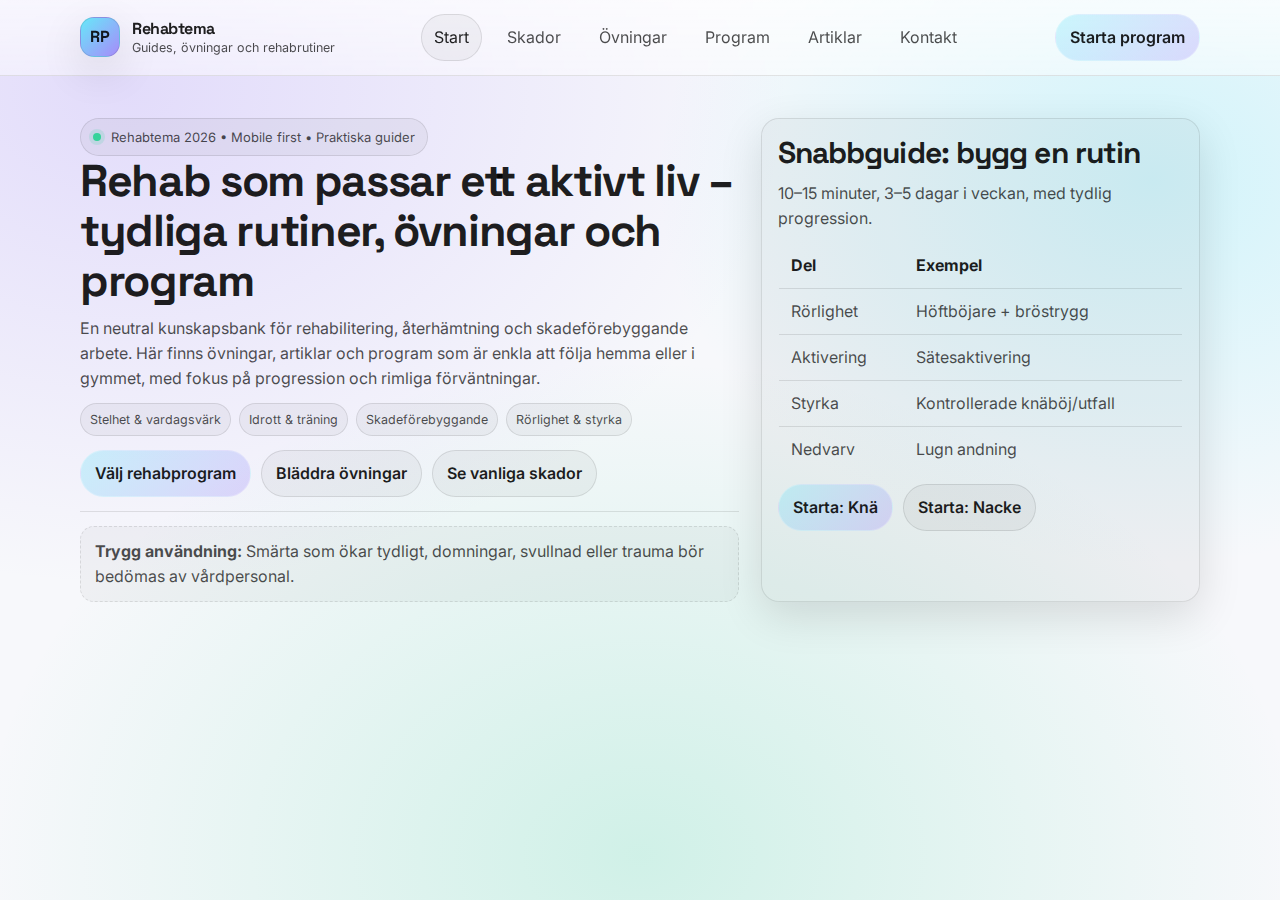
<file: index.html>
<!doctype html>
<html lang="sv">
<head>
  <meta charset="utf-8" />
  <meta name="viewport" content="width=device-width, initial-scale=1" />
  <meta name="description" content="Neutral rehab-sajt med övningar, program och artiklar." />
  <title>Rehabtema – Rehab, övningar och program (2026)</title>

  <!-- CSS i samma mapp -->
  <link rel="stylesheet" href="style.css" />
</head>

<body>
  <a class="skip" href="#content">Hoppa till innehåll</a>

  <header class="topbar">
    <div class="container">
      <nav class="nav" aria-label="Huvudnavigation">
        <a class="brand" href="index.html">
          <div class="brandmark" aria-hidden="true">RP</div>
          <div class="brandtext">
            <strong>Rehabtema</strong>
            <span>Guides, övningar och rehabrutiner</span>
          </div>
        </a>

        <div class="links">
          <a href="index.html" aria-current="page">Start</a>
          <a href="rehab/skador.html">Skador</a>
          <a href="rehab/ovningar.html">Övningar</a>
          <a href="program/index.html">Program</a>
          <a href="artiklar/index.html">Artiklar</a>
          <a href="kontakt.html">Kontakt</a>
        </div>

        <div class="cta">
          <a class="btn primary" href="program/index.html">Starta program</a>
          <button class="btn icon burger" type="button" aria-label="Öppna meny" aria-expanded="false" data-toggle>
            ☰
          </button>
        </div>
      </nav>

      <div class="mobile" id="mobileMenu" aria-label="Mobilmeny">
        <a href="index.html">Start</a>
        <a href="rehab/skador.html">Skador</a>
        <a href="rehab/ovningar.html">Övningar</a>
        <a href="program/index.html">Program</a>
        <a href="artiklar/index.html">Artiklar</a>
        <a href="kontakt.html">Kontakt</a>
      </div>
    </div>
  </header>

  <main id="content">

    <section class="hero">
      <div class="container">
        <div class="grid two">

          <div>
            <div class="kicker">
              <span class="dot" aria-hidden="true"></span>
              Rehabtema 2026 • Mobile first • Praktiska guider
            </div>

            <h1>Rehab som passar ett aktivt liv – tydliga rutiner, övningar och program</h1>

            <p>
              En neutral kunskapsbank för rehabilitering, återhämtning och
              skadeförebyggande arbete. Här finns övningar, artiklar och program
              som är enkla att följa hemma eller i gymmet, med fokus på
              progression och rimliga förväntningar.
            </p>

            <div class="tagrow">
              <span class="tag">Stelhet & vardagsvärk</span>
              <span class="tag">Idrott & träning</span>
              <span class="tag">Skadeförebyggande</span>
              <span class="tag">Rörlighet & styrka</span>
            </div>

            <div style="display:flex; gap:10px; flex-wrap:wrap; margin-top:14px">
              <a class="btn primary" href="program/index.html">Välj rehabprogram</a>
              <a class="btn" href="rehab/ovningar.html">Bläddra övningar</a>
              <a class="btn" href="rehab/skador.html">Se vanliga skador</a>
            </div>

            <div class="hr"></div>

            <div class="note" role="note">
              <strong>Trygg användning:</strong>
              <span>
                Smärta som ökar tydligt, domningar, svullnad eller trauma
                bör bedömas av vårdpersonal.
              </span>
            </div>
          </div>

          <aside class="card">
            <h2>Snabbguide: bygg en rutin</h2>
            <p>10–15 minuter, 3–5 dagar i veckan, med tydlig progression.</p>

            <table class="table">
              <thead>
                <tr>
                  <th>Del</th>
                  <th>Exempel</th>
                </tr>
              </thead>
              <tbody>
                <tr>
                  <td>Rörlighet</td>
                  <td>Höftböjare + bröstrygg</td>
                </tr>
                <tr>
                  <td>Aktivering</td>
                  <td>Sätesaktivering</td>
                </tr>
                <tr>
                  <td>Styrka</td>
                  <td>Kontrollerade knäböj/utfall</td>
                </tr>
                <tr>
                  <td>Nedvarv</td>
                  <td>Lugn andning</td>
                </tr>
              </tbody>
            </table>

            <div style="display:flex; gap:10px; flex-wrap:wrap; margin-top:12px">
              <a class="btn primary" href="program/knasmarta.html">Starta: Knä</a>
              <a class="btn" href="program/nacke-skuldror.html">Starta: Nacke</a>
            </div>
          </aside>

        </div>
      </div>
    </section>

  </main>

  <!-- JS i samma mapp -->
  <script src="script.js"></script>

</body>
</html>
</file>
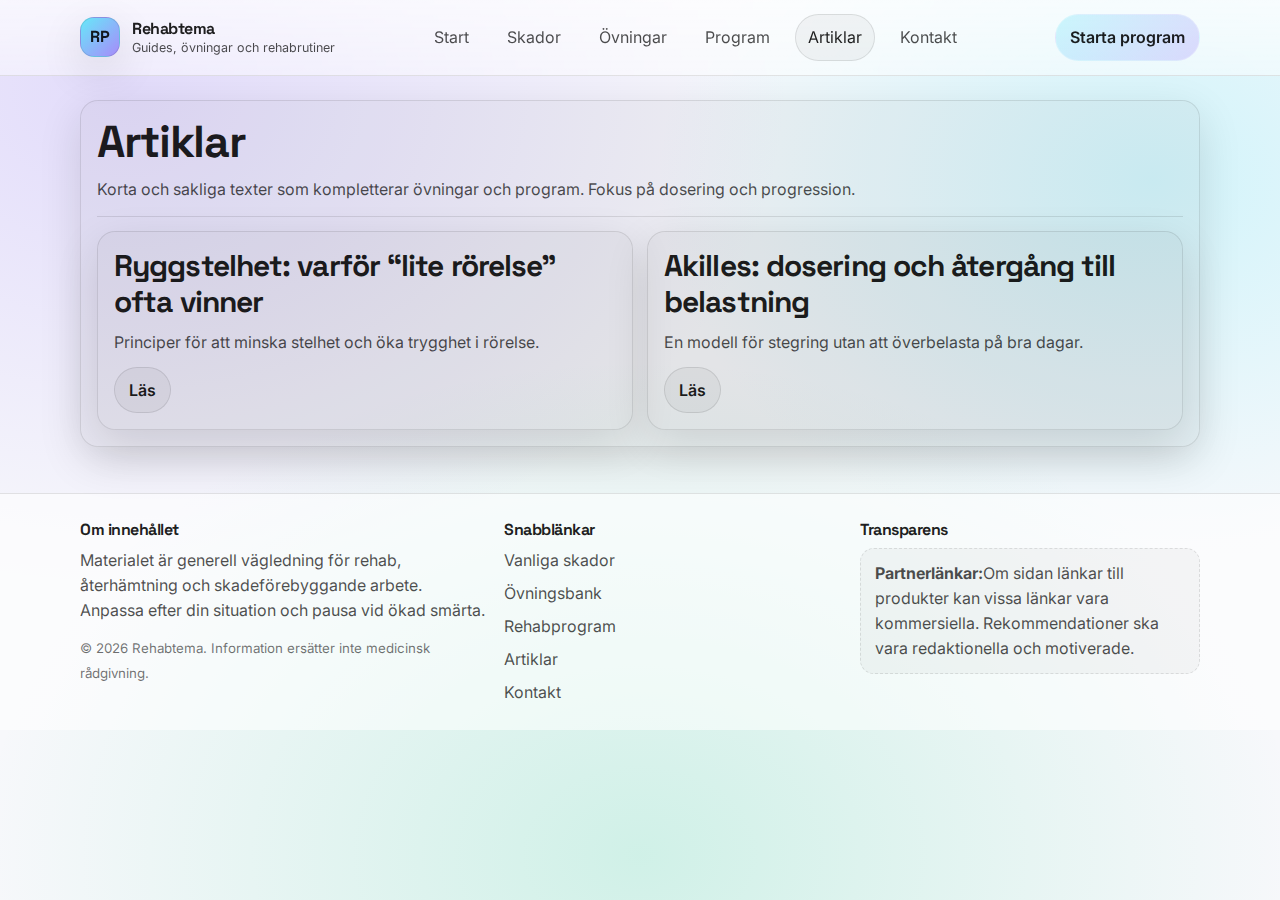
<file: artiklar/index.html>
<!doctype html><html lang="sv"><head><meta charset="utf-8"/><meta name="viewport" content="width=device-width, initial-scale=1"/><meta name="description" content="Korta artiklar om rehabprinciper: ryggstelhet och akillesdosering."/><title>Artiklar | Rehabtema</title><link rel="stylesheet" href="../style.css"/></head><body>
<a class="skip" href="#content">Hoppa till innehåll</a>
<header class="topbar"><div class="container">
<nav class="nav" aria-label="Huvudnavigation">
<a class="brand" href="../index.html"><div class="brandmark" aria-hidden="true">RP</div><div class="brandtext"><strong>Rehabtema</strong><span>Guides, övningar och rehabrutiner</span></div></a>
<div class="links"><a href="../index.html">Start</a>
        <a href="../rehab/skador.html">Skador</a>
        <a href="../rehab/ovningar.html">Övningar</a>
        <a href="../program/index.html">Program</a>
        <a href="../artiklar/index.html" aria-current="page">Artiklar</a>
        <a href="../kontakt.html">Kontakt</a></div>
<div class="cta"><a class="btn primary" href="../program/index.html">Starta program</a><button class="btn icon burger" type="button" aria-label="Öppna meny" aria-expanded="false" data-toggle>☰</button></div>
</nav>
<div class="mobile" id="mobileMenu" aria-label="Mobilmeny"><a href="../index.html">Start</a>
      <a href="../rehab/skador.html">Skador</a>
      <a href="../rehab/ovningar.html">Övningar</a>
      <a href="../program/index.html">Program</a>
      <a href="../artiklar/index.html">Artiklar</a>
      <a href="../kontakt.html">Kontakt</a></div>
</div></header>
<main id="content"><section class="section"><div class="container"><div class="card">
<h1>Artiklar</h1>
<p>Korta och sakliga texter som kompletterar övningar och program. Fokus på dosering och progression.</p>
<div class="hr"></div>
<div class="cols c2">
<article class="card"><h2>Ryggstelhet: varför “lite rörelse” ofta vinner</h2><p>Principer för att minska stelhet och öka trygghet i rörelse.</p><a class="btn" href="../artiklar/rygg-stelhet.html">Läs</a></article>
<article class="card"><h2>Akilles: dosering och återgång till belastning</h2><p>En modell för stegring utan att överbelasta på bra dagar.</p><a class="btn" href="../artiklar/akilles-dosering.html">Läs</a></article>
</div></div></div></section></main>
<footer class="footer"><div class="container"><div class="fgrid">
<div><h3>Om innehållet</h3><p>Materialet är generell vägledning för rehab, återhämtning och skadeförebyggande arbete. Anpassa efter din situation och pausa vid ökad smärta.</p><small>© 2026 Rehabtema. Information ersätter inte medicinsk rådgivning.</small></div>
<div><h3>Snabblänkar</h3><p style="margin:0; display:grid; gap:8px"><a href="../rehab/skador.html">Vanliga skador</a><a href="../rehab/ovningar.html">Övningsbank</a><a href="../program/index.html">Rehabprogram</a><a href="../artiklar/index.html">Artiklar</a><a href="../kontakt.html">Kontakt</a></p></div>
<div><h3>Transparens</h3><div class="note" role="note"><strong>Partnerlänkar:</strong><span>Om sidan länkar till produkter kan vissa länkar vara kommersiella. Rekommendationer ska vara redaktionella och motiverade.</span></div></div>
</div></div></footer>
<script src="../script.js" defer></script></body></html>
</file>
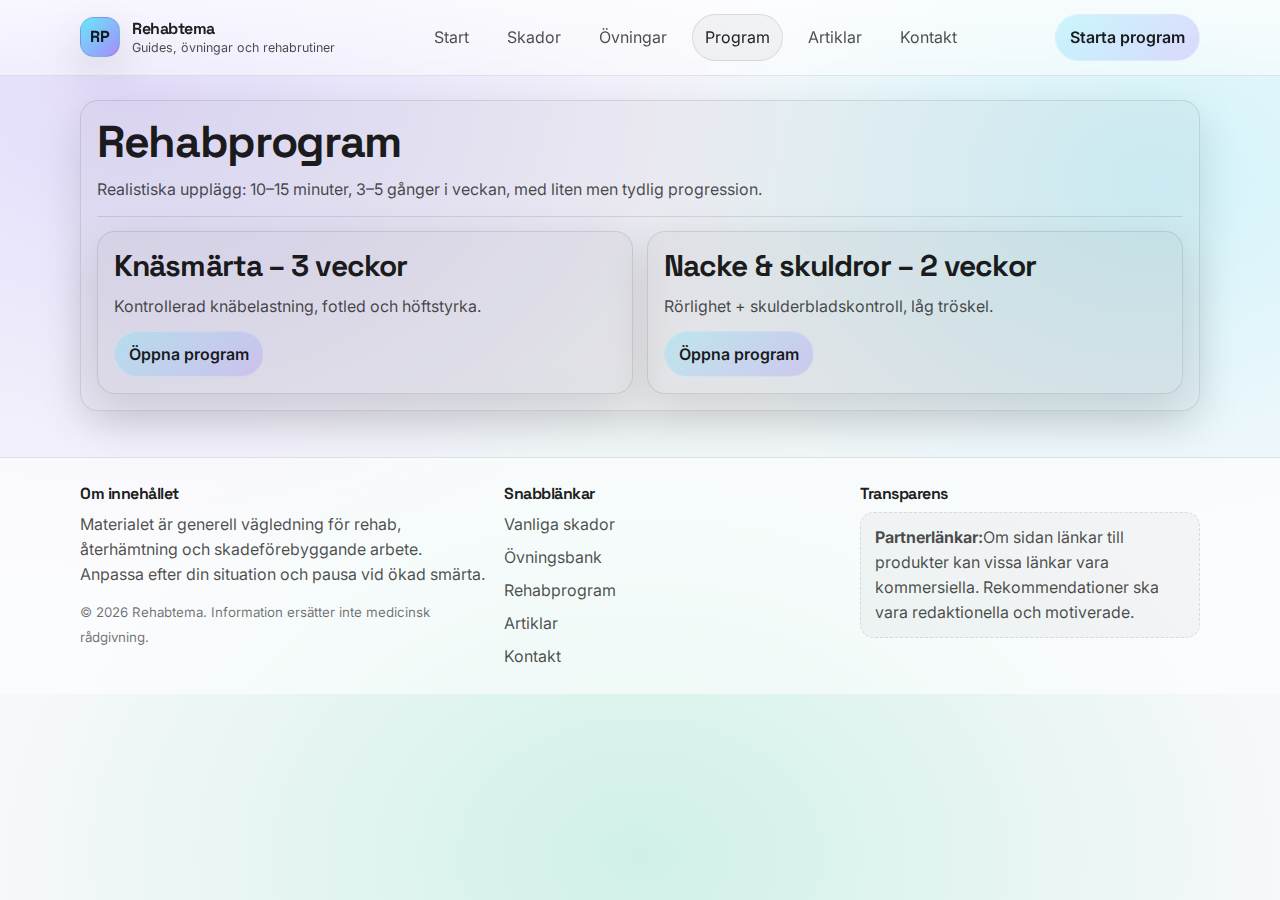
<file: program/index.html>
<!doctype html><html lang="sv"><head><meta charset="utf-8"/><meta name="viewport" content="width=device-width, initial-scale=1"/><meta name="description" content="Färdiga rehabprogram med progression."/><title>Rehabprogram | Rehabtema</title><link rel="stylesheet" href="../style.css"/></head><body>
<a class="skip" href="#content">Hoppa till innehåll</a>
<header class="topbar"><div class="container">
<nav class="nav" aria-label="Huvudnavigation">
<a class="brand" href="../index.html"><div class="brandmark" aria-hidden="true">RP</div><div class="brandtext"><strong>Rehabtema</strong><span>Guides, övningar och rehabrutiner</span></div></a>
<div class="links"><a href="../index.html">Start</a>
        <a href="../rehab/skador.html">Skador</a>
        <a href="../rehab/ovningar.html">Övningar</a>
        <a href="../program/index.html" aria-current="page">Program</a>
        <a href="../artiklar/index.html">Artiklar</a>
        <a href="../kontakt.html">Kontakt</a></div>
<div class="cta"><a class="btn primary" href="../program/index.html">Starta program</a><button class="btn icon burger" type="button" aria-label="Öppna meny" aria-expanded="false" data-toggle>☰</button></div>
</nav>
<div class="mobile" id="mobileMenu" aria-label="Mobilmeny"><a href="../index.html">Start</a>
      <a href="../rehab/skador.html">Skador</a>
      <a href="../rehab/ovningar.html">Övningar</a>
      <a href="../program/index.html">Program</a>
      <a href="../artiklar/index.html">Artiklar</a>
      <a href="../kontakt.html">Kontakt</a></div>
</div></header>
<main id="content"><section class="section"><div class="container"><div class="card">
<h1>Rehabprogram</h1>
<p>Realistiska upplägg: 10–15 minuter, 3–5 gånger i veckan, med liten men tydlig progression.</p>
<div class="hr"></div>
<div class="cols c2">
<article class="card"><h2>Knäsmärta – 3 veckor</h2><p>Kontrollerad knäbelastning, fotled och höftstyrka.</p><a class="btn primary" href="../program/knasmarta.html">Öppna program</a></article>
<article class="card"><h2>Nacke & skuldror – 2 veckor</h2><p>Rörlighet + skulderbladskontroll, låg tröskel.</p><a class="btn primary" href="../program/nacke-skuldror.html">Öppna program</a></article>
</div></div></div></section></main>
<footer class="footer"><div class="container"><div class="fgrid">
<div><h3>Om innehållet</h3><p>Materialet är generell vägledning för rehab, återhämtning och skadeförebyggande arbete. Anpassa efter din situation och pausa vid ökad smärta.</p><small>© 2026 Rehabtema. Information ersätter inte medicinsk rådgivning.</small></div>
<div><h3>Snabblänkar</h3><p style="margin:0; display:grid; gap:8px"><a href="../rehab/skador.html">Vanliga skador</a><a href="../rehab/ovningar.html">Övningsbank</a><a href="../program/index.html">Rehabprogram</a><a href="../artiklar/index.html">Artiklar</a><a href="../kontakt.html">Kontakt</a></p></div>
<div><h3>Transparens</h3><div class="note" role="note"><strong>Partnerlänkar:</strong><span>Om sidan länkar till produkter kan vissa länkar vara kommersiella. Rekommendationer ska vara redaktionella och motiverade.</span></div></div>
</div></div></footer>
<script src="../script.js" defer></script></body></html>
</file>
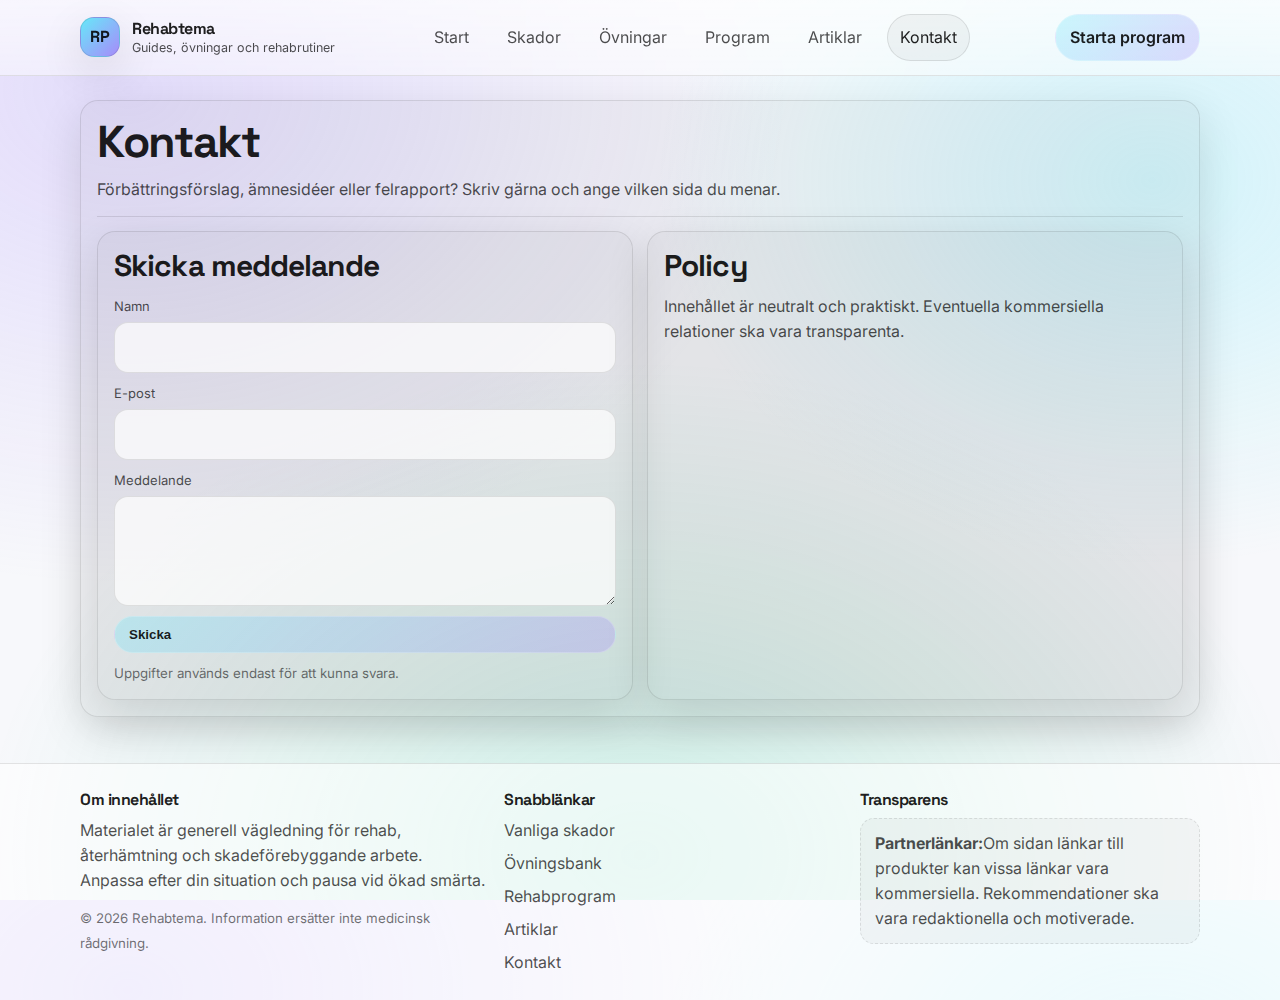
<file: kontakt.html>
<!doctype html><html lang="sv"><head><meta charset="utf-8"/><meta name="viewport" content="width=device-width, initial-scale=1"/><meta name="description" content="Kontaktformulär och policy för rehab-sajten."/><title>Kontakt | Rehabtema</title><link rel="stylesheet" href="style.css"/></head><body>
<a class="skip" href="#content">Hoppa till innehåll</a>
<header class="topbar"><div class="container">
<nav class="nav" aria-label="Huvudnavigation">
<a class="brand" href="index.html"><div class="brandmark" aria-hidden="true">RP</div><div class="brandtext"><strong>Rehabtema</strong><span>Guides, övningar och rehabrutiner</span></div></a>
<div class="links"><a href="index.html">Start</a>
        <a href="rehab/skador.html">Skador</a>
        <a href="rehab/ovningar.html">Övningar</a>
        <a href="program/index.html">Program</a>
        <a href="artiklar/index.html">Artiklar</a>
        <a href="kontakt.html" aria-current="page">Kontakt</a></div>
<div class="cta"><a class="btn primary" href="program/index.html">Starta program</a><button class="btn icon burger" type="button" aria-label="Öppna meny" aria-expanded="false" data-toggle>☰</button></div>
</nav>
<div class="mobile" id="mobileMenu" aria-label="Mobilmeny"><a href="index.html">Start</a>
      <a href="rehab/skador.html">Skador</a>
      <a href="rehab/ovningar.html">Övningar</a>
      <a href="program/index.html">Program</a>
      <a href="artiklar/index.html">Artiklar</a>
      <a href="kontakt.html">Kontakt</a></div>
</div></header>
<main id="content"><section class="section"><div class="container"><div class="card">
<h1>Kontakt</h1>
<p>Förbättringsförslag, ämnesidéer eller felrapport? Skriv gärna och ange vilken sida du menar.</p>
<div class="hr"></div>
<div class="cols c2">
<article class="card"><h2>Skicka meddelande</h2>
<form class="form" method="post" action="/kontakt/submit" aria-label="Kontaktformulär">
<div class="field"><label for="name">Namn</label><input id="name" name="name" autocomplete="name" required></div>
<div class="field"><label for="email">E-post</label><input id="email" name="email" type="email" autocomplete="email" required></div>
<div class="field"><label for="msg">Meddelande</label><textarea id="msg" name="msg" required></textarea></div>
<button class="btn primary" type="submit">Skicka</button>
<small style="color:var(--muted2)">Uppgifter används endast för att kunna svara.</small>
</form></article>
<article class="card"><h2>Policy</h2><p>Innehållet är neutralt och praktiskt. Eventuella kommersiella relationer ska vara transparenta.</p></article>
</div></div></div></section></main>
<footer class="footer"><div class="container"><div class="fgrid">
<div><h3>Om innehållet</h3><p>Materialet är generell vägledning för rehab, återhämtning och skadeförebyggande arbete. Anpassa efter din situation och pausa vid ökad smärta.</p><small>© 2026 Rehabtema. Information ersätter inte medicinsk rådgivning.</small></div>
<div><h3>Snabblänkar</h3><p style="margin:0; display:grid; gap:8px"><a href="rehab/skador.html">Vanliga skador</a><a href="rehab/ovningar.html">Övningsbank</a><a href="program/index.html">Rehabprogram</a><a href="artiklar/index.html">Artiklar</a><a href="kontakt.html">Kontakt</a></p></div>
<div><h3>Transparens</h3><div class="note" role="note"><strong>Partnerlänkar:</strong><span>Om sidan länkar till produkter kan vissa länkar vara kommersiella. Rekommendationer ska vara redaktionella och motiverade.</span></div></div>
</div></div></footer>
<script src="script.js" defer></script></body></html>
</file>
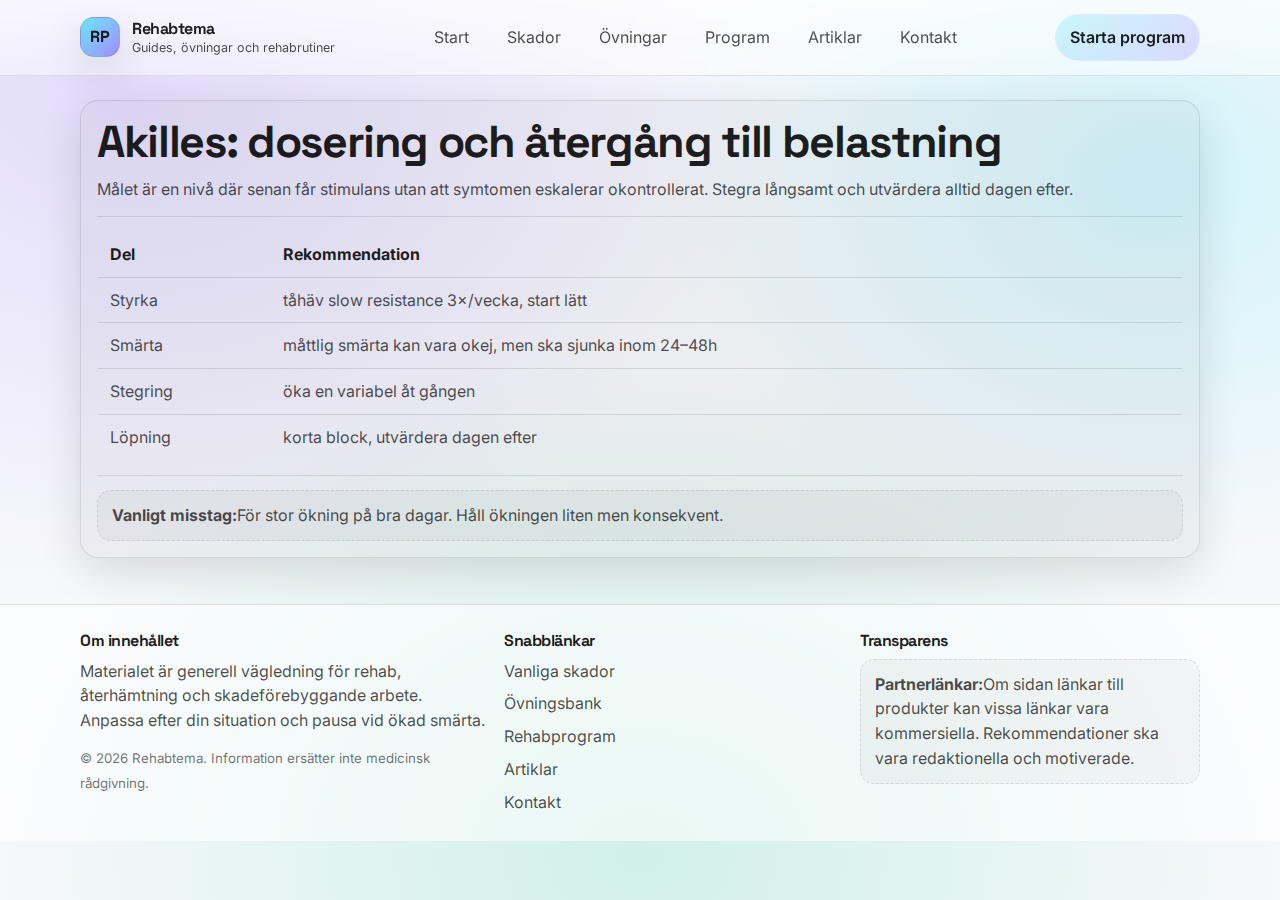
<file: artiklar/akilles-dosering.html>
<!doctype html><html lang="sv"><head><meta charset="utf-8"/><meta name="viewport" content="width=device-width, initial-scale=1"/><meta name="description" content="Modell för dosering och progression vid akillesbesvär."/><title>Akilles: dosering och återgång till belastning | Rehabtema</title><link rel="stylesheet" href="../style.css"/></head><body>
<a class="skip" href="#content">Hoppa till innehåll</a>
<header class="topbar"><div class="container">
<nav class="nav" aria-label="Huvudnavigation">
<a class="brand" href="../index.html"><div class="brandmark" aria-hidden="true">RP</div><div class="brandtext"><strong>Rehabtema</strong><span>Guides, övningar och rehabrutiner</span></div></a>
<div class="links"><a href="../index.html">Start</a>
        <a href="../rehab/skador.html">Skador</a>
        <a href="../rehab/ovningar.html">Övningar</a>
        <a href="../program/index.html">Program</a>
        <a href="../artiklar/index.html">Artiklar</a>
        <a href="../kontakt.html">Kontakt</a></div>
<div class="cta"><a class="btn primary" href="../program/index.html">Starta program</a><button class="btn icon burger" type="button" aria-label="Öppna meny" aria-expanded="false" data-toggle>☰</button></div>
</nav>
<div class="mobile" id="mobileMenu" aria-label="Mobilmeny"><a href="../index.html">Start</a>
      <a href="../rehab/skador.html">Skador</a>
      <a href="../rehab/ovningar.html">Övningar</a>
      <a href="../program/index.html">Program</a>
      <a href="../artiklar/index.html">Artiklar</a>
      <a href="../kontakt.html">Kontakt</a></div>
</div></header>
<main id="content"><section class="section"><div class="container"><div class="card">
<h1>Akilles: dosering och återgång till belastning</h1>
<p>Målet är en nivå där senan får stimulans utan att symtomen eskalerar okontrollerat. Stegra långsamt och utvärdera alltid dagen efter.</p>
<div class="hr"></div>
<table class="table"><thead><tr><th>Del</th><th>Rekommendation</th></tr></thead><tbody>
<tr><td>Styrka</td><td>tåhäv slow resistance 3×/vecka, start lätt</td></tr>
<tr><td>Smärta</td><td>måttlig smärta kan vara okej, men ska sjunka inom 24–48h</td></tr>
<tr><td>Stegring</td><td>öka en variabel åt gången</td></tr>
<tr><td>Löpning</td><td>korta block, utvärdera dagen efter</td></tr>
</tbody></table>
<div class="hr"></div>
<div class="note" role="note"><strong>Vanligt misstag:</strong><span>För stor ökning på bra dagar. Håll ökningen liten men konsekvent.</span></div>
</div></div></section></main>
<footer class="footer"><div class="container"><div class="fgrid">
<div><h3>Om innehållet</h3><p>Materialet är generell vägledning för rehab, återhämtning och skadeförebyggande arbete. Anpassa efter din situation och pausa vid ökad smärta.</p><small>© 2026 Rehabtema. Information ersätter inte medicinsk rådgivning.</small></div>
<div><h3>Snabblänkar</h3><p style="margin:0; display:grid; gap:8px"><a href="../rehab/skador.html">Vanliga skador</a><a href="../rehab/ovningar.html">Övningsbank</a><a href="../program/index.html">Rehabprogram</a><a href="../artiklar/index.html">Artiklar</a><a href="../kontakt.html">Kontakt</a></p></div>
<div><h3>Transparens</h3><div class="note" role="note"><strong>Partnerlänkar:</strong><span>Om sidan länkar till produkter kan vissa länkar vara kommersiella. Rekommendationer ska vara redaktionella och motiverade.</span></div></div>
</div></div></footer>
<script src="../script.js" defer></script></body></html>
</file>
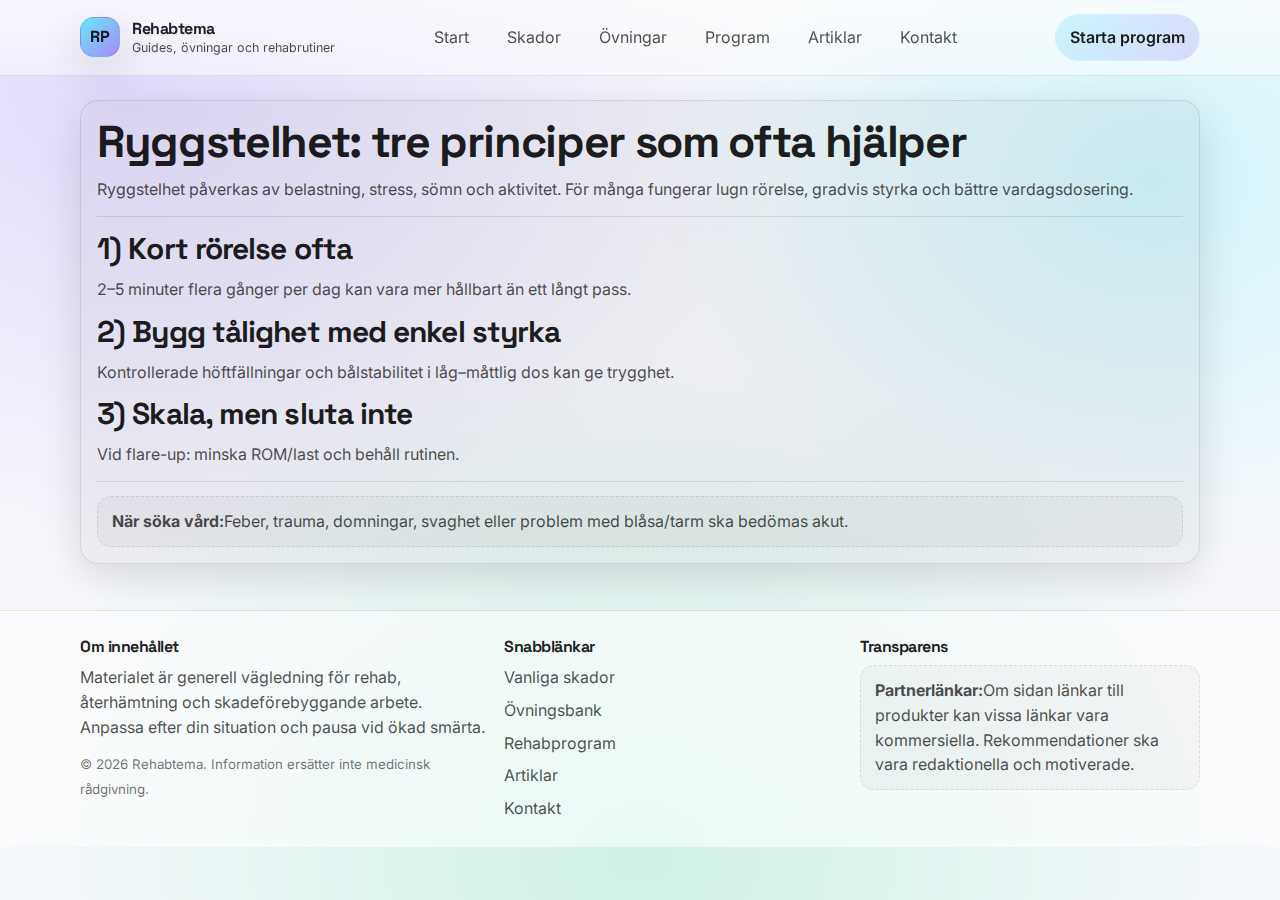
<file: artiklar/rygg-stelhet.html>
<!doctype html><html lang="sv"><head><meta charset="utf-8"/><meta name="viewport" content="width=device-width, initial-scale=1"/><meta name="description" content="Praktiska principer för ryggstelhet: rörelse, styrka och dosering."/><title>Ryggstelhet: tre principer som ofta hjälper | Rehabtema</title><link rel="stylesheet" href="../style.css"/></head><body>
<a class="skip" href="#content">Hoppa till innehåll</a>
<header class="topbar"><div class="container">
<nav class="nav" aria-label="Huvudnavigation">
<a class="brand" href="../index.html"><div class="brandmark" aria-hidden="true">RP</div><div class="brandtext"><strong>Rehabtema</strong><span>Guides, övningar och rehabrutiner</span></div></a>
<div class="links"><a href="../index.html">Start</a>
        <a href="../rehab/skador.html">Skador</a>
        <a href="../rehab/ovningar.html">Övningar</a>
        <a href="../program/index.html">Program</a>
        <a href="../artiklar/index.html">Artiklar</a>
        <a href="../kontakt.html">Kontakt</a></div>
<div class="cta"><a class="btn primary" href="../program/index.html">Starta program</a><button class="btn icon burger" type="button" aria-label="Öppna meny" aria-expanded="false" data-toggle>☰</button></div>
</nav>
<div class="mobile" id="mobileMenu" aria-label="Mobilmeny"><a href="../index.html">Start</a>
      <a href="../rehab/skador.html">Skador</a>
      <a href="../rehab/ovningar.html">Övningar</a>
      <a href="../program/index.html">Program</a>
      <a href="../artiklar/index.html">Artiklar</a>
      <a href="../kontakt.html">Kontakt</a></div>
</div></header>
<main id="content"><section class="section"><div class="container"><div class="card">
<h1>Ryggstelhet: tre principer som ofta hjälper</h1>
<p>Ryggstelhet påverkas av belastning, stress, sömn och aktivitet. För många fungerar lugn rörelse, gradvis styrka och bättre vardagsdosering.</p>
<div class="hr"></div>
<h2>1) Kort rörelse ofta</h2><p>2–5 minuter flera gånger per dag kan vara mer hållbart än ett långt pass.</p>
<h2>2) Bygg tålighet med enkel styrka</h2><p>Kontrollerade höftfällningar och bålstabilitet i låg–måttlig dos kan ge trygghet.</p>
<h2>3) Skala, men sluta inte</h2><p>Vid flare-up: minska ROM/last och behåll rutinen.</p>
<div class="hr"></div>
<div class="note" role="note"><strong>När söka vård:</strong><span>Feber, trauma, domningar, svaghet eller problem med blåsa/tarm ska bedömas akut.</span></div>
</div></div></section></main>
<footer class="footer"><div class="container"><div class="fgrid">
<div><h3>Om innehållet</h3><p>Materialet är generell vägledning för rehab, återhämtning och skadeförebyggande arbete. Anpassa efter din situation och pausa vid ökad smärta.</p><small>© 2026 Rehabtema. Information ersätter inte medicinsk rådgivning.</small></div>
<div><h3>Snabblänkar</h3><p style="margin:0; display:grid; gap:8px"><a href="../rehab/skador.html">Vanliga skador</a><a href="../rehab/ovningar.html">Övningsbank</a><a href="../program/index.html">Rehabprogram</a><a href="../artiklar/index.html">Artiklar</a><a href="../kontakt.html">Kontakt</a></p></div>
<div><h3>Transparens</h3><div class="note" role="note"><strong>Partnerlänkar:</strong><span>Om sidan länkar till produkter kan vissa länkar vara kommersiella. Rekommendationer ska vara redaktionella och motiverade.</span></div></div>
</div></div></footer>
<script src="../script.js" defer></script></body></html>
</file>
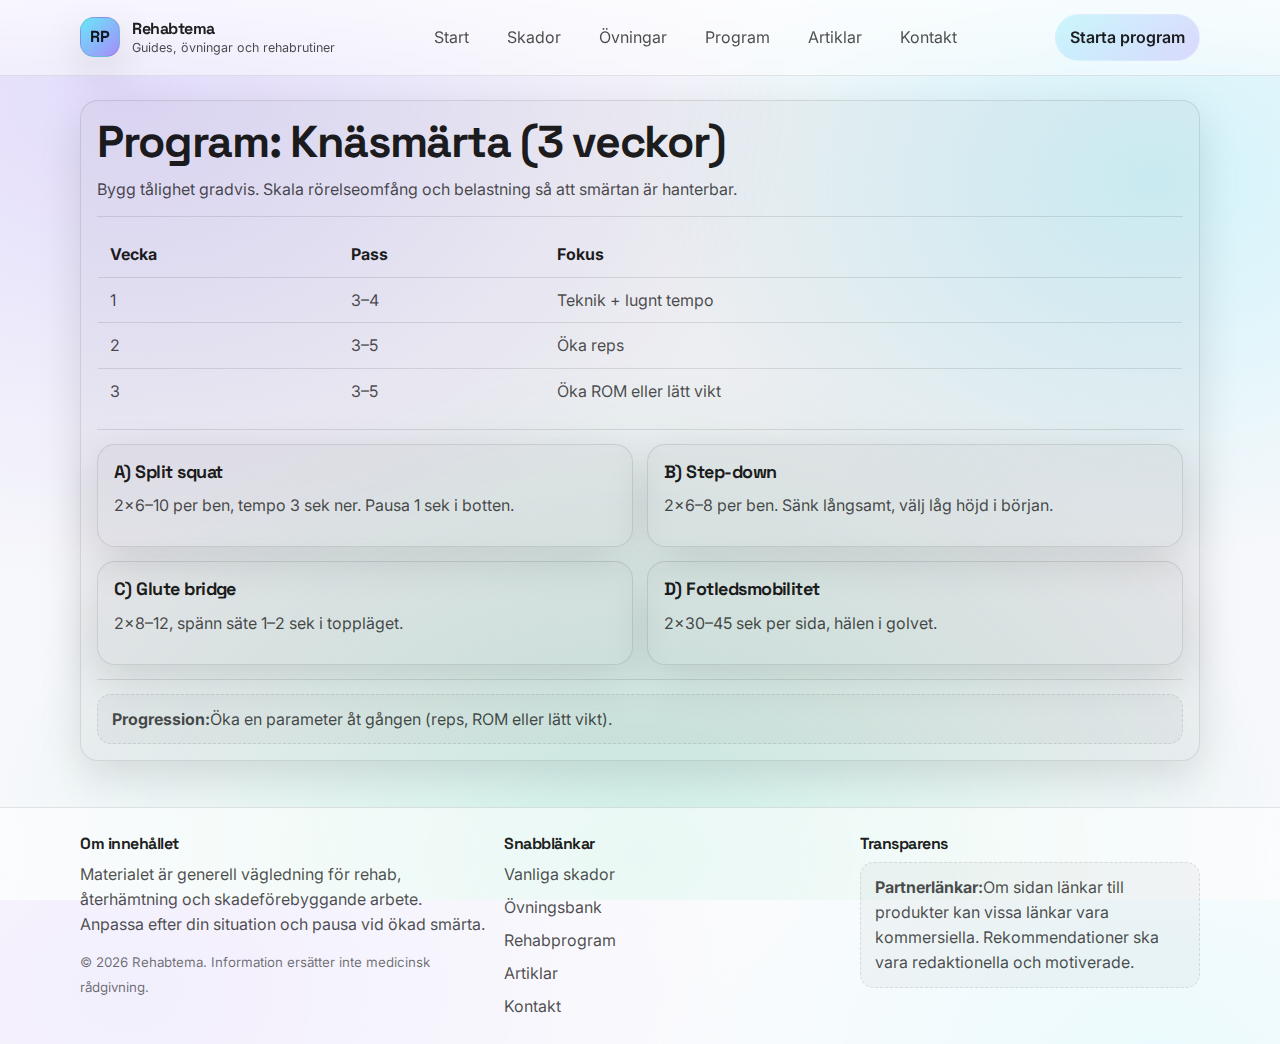
<file: program/knasmarta.html>
<!doctype html><html lang="sv"><head><meta charset="utf-8"/><meta name="viewport" content="width=device-width, initial-scale=1"/><meta name="description" content="Rehabprogram för knäsmärta med progression och dosering."/><title>Program: Knäsmärta (3 veckor) | Rehabtema</title><link rel="stylesheet" href="../style.css"/></head><body>
<a class="skip" href="#content">Hoppa till innehåll</a>
<header class="topbar"><div class="container">
<nav class="nav" aria-label="Huvudnavigation">
<a class="brand" href="../index.html"><div class="brandmark" aria-hidden="true">RP</div><div class="brandtext"><strong>Rehabtema</strong><span>Guides, övningar och rehabrutiner</span></div></a>
<div class="links"><a href="../index.html">Start</a>
        <a href="../rehab/skador.html">Skador</a>
        <a href="../rehab/ovningar.html">Övningar</a>
        <a href="../program/index.html">Program</a>
        <a href="../artiklar/index.html">Artiklar</a>
        <a href="../kontakt.html">Kontakt</a></div>
<div class="cta"><a class="btn primary" href="../program/index.html">Starta program</a><button class="btn icon burger" type="button" aria-label="Öppna meny" aria-expanded="false" data-toggle>☰</button></div>
</nav>
<div class="mobile" id="mobileMenu" aria-label="Mobilmeny"><a href="../index.html">Start</a>
      <a href="../rehab/skador.html">Skador</a>
      <a href="../rehab/ovningar.html">Övningar</a>
      <a href="../program/index.html">Program</a>
      <a href="../artiklar/index.html">Artiklar</a>
      <a href="../kontakt.html">Kontakt</a></div>
</div></header>
<main id="content"><section class="section"><div class="container"><div class="card">
<h1>Program: Knäsmärta (3 veckor)</h1>
<p>Bygg tålighet gradvis. Skala rörelseomfång och belastning så att smärtan är hanterbar.</p>
<div class="hr"></div>
<table class="table"><thead><tr><th>Vecka</th><th>Pass</th><th>Fokus</th></tr></thead><tbody>
<tr><td>1</td><td>3–4</td><td>Teknik + lugnt tempo</td></tr>
<tr><td>2</td><td>3–5</td><td>Öka reps</td></tr>
<tr><td>3</td><td>3–5</td><td>Öka ROM eller lätt vikt</td></tr>
</tbody></table>
<div class="hr"></div>
<div class="cols c2">
<article class="card"><h3>A) Split squat</h3><p>2×6–10 per ben, tempo 3 sek ner. Pausa 1 sek i botten.</p></article>
<article class="card"><h3>B) Step-down</h3><p>2×6–8 per ben. Sänk långsamt, välj låg höjd i början.</p></article>
<article class="card"><h3>C) Glute bridge</h3><p>2×8–12, spänn säte 1–2 sek i toppläget.</p></article>
<article class="card"><h3>D) Fotledsmobilitet</h3><p>2×30–45 sek per sida, hälen i golvet.</p></article>
</div>
<div class="hr"></div>
<div class="note" role="note"><strong>Progression:</strong><span>Öka en parameter åt gången (reps, ROM eller lätt vikt).</span></div>
</div></div></section></main>
<footer class="footer"><div class="container"><div class="fgrid">
<div><h3>Om innehållet</h3><p>Materialet är generell vägledning för rehab, återhämtning och skadeförebyggande arbete. Anpassa efter din situation och pausa vid ökad smärta.</p><small>© 2026 Rehabtema. Information ersätter inte medicinsk rådgivning.</small></div>
<div><h3>Snabblänkar</h3><p style="margin:0; display:grid; gap:8px"><a href="../rehab/skador.html">Vanliga skador</a><a href="../rehab/ovningar.html">Övningsbank</a><a href="../program/index.html">Rehabprogram</a><a href="../artiklar/index.html">Artiklar</a><a href="../kontakt.html">Kontakt</a></p></div>
<div><h3>Transparens</h3><div class="note" role="note"><strong>Partnerlänkar:</strong><span>Om sidan länkar till produkter kan vissa länkar vara kommersiella. Rekommendationer ska vara redaktionella och motiverade.</span></div></div>
</div></div></footer>
<script src="../script.js" defer></script></body></html>
</file>
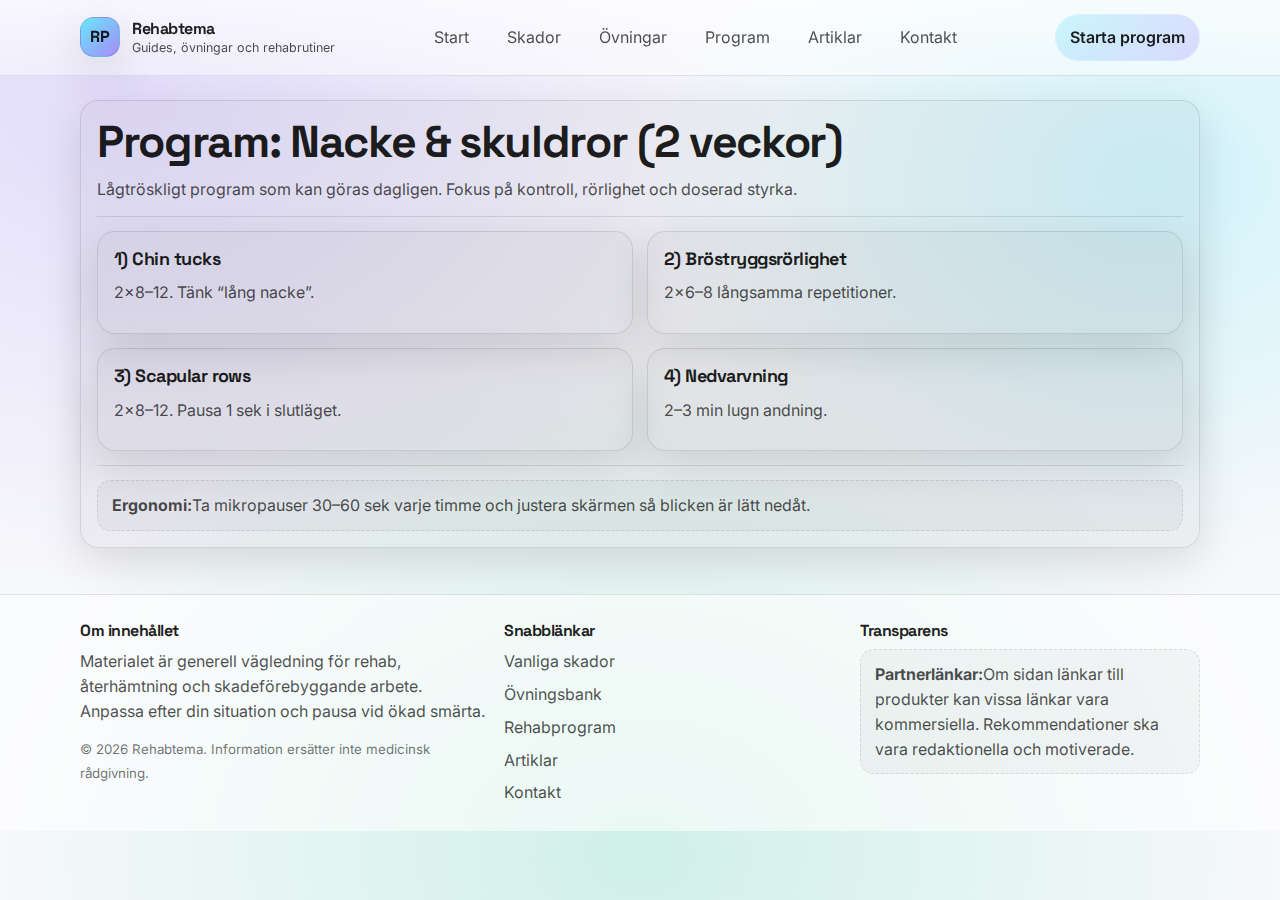
<file: program/nacke-skuldror.html>
<!doctype html><html lang="sv"><head><meta charset="utf-8"/><meta name="viewport" content="width=device-width, initial-scale=1"/><meta name="description" content="Rehabprogram för nacke och skuldror med daglig rutin."/><title>Program: Nacke och skuldror (2 veckor) | Rehabtema</title><link rel="stylesheet" href="../style.css"/></head><body>
<a class="skip" href="#content">Hoppa till innehåll</a>
<header class="topbar"><div class="container">
<nav class="nav" aria-label="Huvudnavigation">
<a class="brand" href="../index.html"><div class="brandmark" aria-hidden="true">RP</div><div class="brandtext"><strong>Rehabtema</strong><span>Guides, övningar och rehabrutiner</span></div></a>
<div class="links"><a href="../index.html">Start</a>
        <a href="../rehab/skador.html">Skador</a>
        <a href="../rehab/ovningar.html">Övningar</a>
        <a href="../program/index.html">Program</a>
        <a href="../artiklar/index.html">Artiklar</a>
        <a href="../kontakt.html">Kontakt</a></div>
<div class="cta"><a class="btn primary" href="../program/index.html">Starta program</a><button class="btn icon burger" type="button" aria-label="Öppna meny" aria-expanded="false" data-toggle>☰</button></div>
</nav>
<div class="mobile" id="mobileMenu" aria-label="Mobilmeny"><a href="../index.html">Start</a>
      <a href="../rehab/skador.html">Skador</a>
      <a href="../rehab/ovningar.html">Övningar</a>
      <a href="../program/index.html">Program</a>
      <a href="../artiklar/index.html">Artiklar</a>
      <a href="../kontakt.html">Kontakt</a></div>
</div></header>
<main id="content"><section class="section"><div class="container"><div class="card">
<h1>Program: Nacke & skuldror (2 veckor)</h1>
<p>Lågtröskligt program som kan göras dagligen. Fokus på kontroll, rörlighet och doserad styrka.</p>
<div class="hr"></div>
<div class="cols c2">
<article class="card"><h3>1) Chin tucks</h3><p>2×8–12. Tänk “lång nacke”.</p></article>
<article class="card"><h3>2) Bröstryggsrörlighet</h3><p>2×6–8 långsamma repetitioner.</p></article>
<article class="card"><h3>3) Scapular rows</h3><p>2×8–12. Pausa 1 sek i slutläget.</p></article>
<article class="card"><h3>4) Nedvarvning</h3><p>2–3 min lugn andning.</p></article>
</div>
<div class="hr"></div>
<div class="note" role="note"><strong>Ergonomi:</strong><span>Ta mikropauser 30–60 sek varje timme och justera skärmen så blicken är lätt nedåt.</span></div>
</div></div></section></main>
<footer class="footer"><div class="container"><div class="fgrid">
<div><h3>Om innehållet</h3><p>Materialet är generell vägledning för rehab, återhämtning och skadeförebyggande arbete. Anpassa efter din situation och pausa vid ökad smärta.</p><small>© 2026 Rehabtema. Information ersätter inte medicinsk rådgivning.</small></div>
<div><h3>Snabblänkar</h3><p style="margin:0; display:grid; gap:8px"><a href="../rehab/skador.html">Vanliga skador</a><a href="../rehab/ovningar.html">Övningsbank</a><a href="../program/index.html">Rehabprogram</a><a href="../artiklar/index.html">Artiklar</a><a href="../kontakt.html">Kontakt</a></p></div>
<div><h3>Transparens</h3><div class="note" role="note"><strong>Partnerlänkar:</strong><span>Om sidan länkar till produkter kan vissa länkar vara kommersiella. Rekommendationer ska vara redaktionella och motiverade.</span></div></div>
</div></div></footer>
<script src="../script.js" defer></script></body></html>
</file>
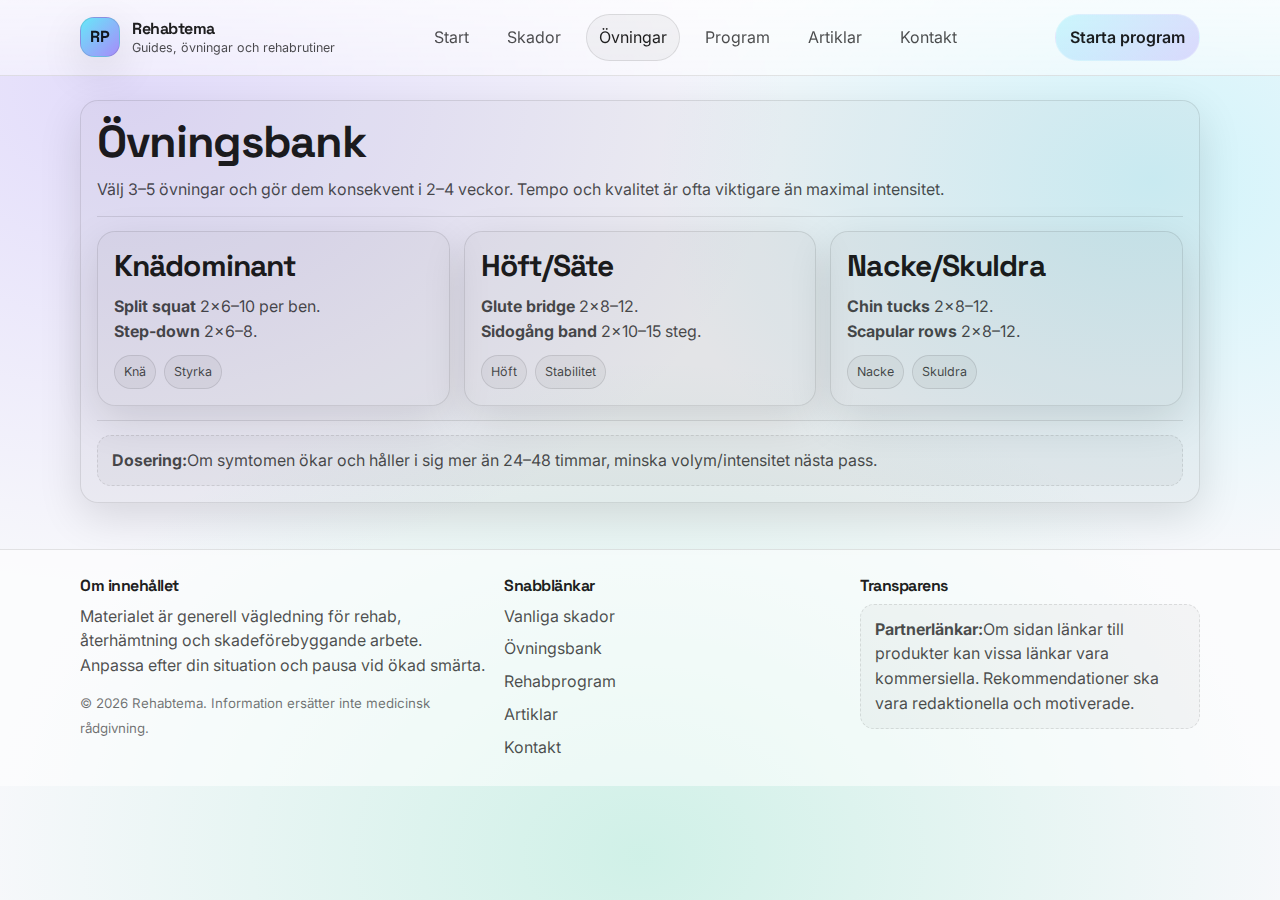
<file: rehab/ovningar.html>
<!doctype html><html lang="sv"><head><meta charset="utf-8"/><meta name="viewport" content="width=device-width, initial-scale=1"/><meta name="description" content="Övningsbank för rehab: knä, höft/säte och nacke/skuldra."/><title>Övningsbank | Rehabtema</title><link rel="stylesheet" href="../style.css"/></head><body>
<a class="skip" href="#content">Hoppa till innehåll</a>
<header class="topbar"><div class="container">
<nav class="nav" aria-label="Huvudnavigation">
<a class="brand" href="../index.html"><div class="brandmark" aria-hidden="true">RP</div><div class="brandtext"><strong>Rehabtema</strong><span>Guides, övningar och rehabrutiner</span></div></a>
<div class="links"><a href="../index.html">Start</a>
        <a href="../rehab/skador.html">Skador</a>
        <a href="../rehab/ovningar.html" aria-current="page">Övningar</a>
        <a href="../program/index.html">Program</a>
        <a href="../artiklar/index.html">Artiklar</a>
        <a href="../kontakt.html">Kontakt</a></div>
<div class="cta"><a class="btn primary" href="../program/index.html">Starta program</a><button class="btn icon burger" type="button" aria-label="Öppna meny" aria-expanded="false" data-toggle>☰</button></div>
</nav>
<div class="mobile" id="mobileMenu" aria-label="Mobilmeny"><a href="../index.html">Start</a>
      <a href="../rehab/skador.html">Skador</a>
      <a href="../rehab/ovningar.html">Övningar</a>
      <a href="../program/index.html">Program</a>
      <a href="../artiklar/index.html">Artiklar</a>
      <a href="../kontakt.html">Kontakt</a></div>
</div></header>
<main id="content"><section class="section"><div class="container"><div class="card">
<h1>Övningsbank</h1>
<p>Välj 3–5 övningar och gör dem konsekvent i 2–4 veckor. Tempo och kvalitet är ofta viktigare än maximal intensitet.</p>
<div class="hr"></div>
<div class="cols c3">
<article class="card"><h2>Knädominant</h2><p><strong>Split squat</strong> 2×6–10 per ben.<br><strong>Step-down</strong> 2×6–8.</p><div class="tagrow"><span class="tag">Knä</span><span class="tag">Styrka</span></div></article>
<article class="card"><h2>Höft/Säte</h2><p><strong>Glute bridge</strong> 2×8–12.<br><strong>Sidogång band</strong> 2×10–15 steg.</p><div class="tagrow"><span class="tag">Höft</span><span class="tag">Stabilitet</span></div></article>
<article class="card"><h2>Nacke/Skuldra</h2><p><strong>Chin tucks</strong> 2×8–12.<br><strong>Scapular rows</strong> 2×8–12.</p><div class="tagrow"><span class="tag">Nacke</span><span class="tag">Skuldra</span></div></article>
</div>
<div class="hr"></div>
<div class="note" role="note"><strong>Dosering:</strong><span>Om symtomen ökar och håller i sig mer än 24–48 timmar, minska volym/intensitet nästa pass.</span></div>
</div></div></section></main>
<footer class="footer"><div class="container"><div class="fgrid">
<div><h3>Om innehållet</h3><p>Materialet är generell vägledning för rehab, återhämtning och skadeförebyggande arbete. Anpassa efter din situation och pausa vid ökad smärta.</p><small>© 2026 Rehabtema. Information ersätter inte medicinsk rådgivning.</small></div>
<div><h3>Snabblänkar</h3><p style="margin:0; display:grid; gap:8px"><a href="../rehab/skador.html">Vanliga skador</a><a href="../rehab/ovningar.html">Övningsbank</a><a href="../program/index.html">Rehabprogram</a><a href="../artiklar/index.html">Artiklar</a><a href="../kontakt.html">Kontakt</a></p></div>
<div><h3>Transparens</h3><div class="note" role="note"><strong>Partnerlänkar:</strong><span>Om sidan länkar till produkter kan vissa länkar vara kommersiella. Rekommendationer ska vara redaktionella och motiverade.</span></div></div>
</div></div></footer>
<script src="../script.js" defer></script></body></html>
</file>
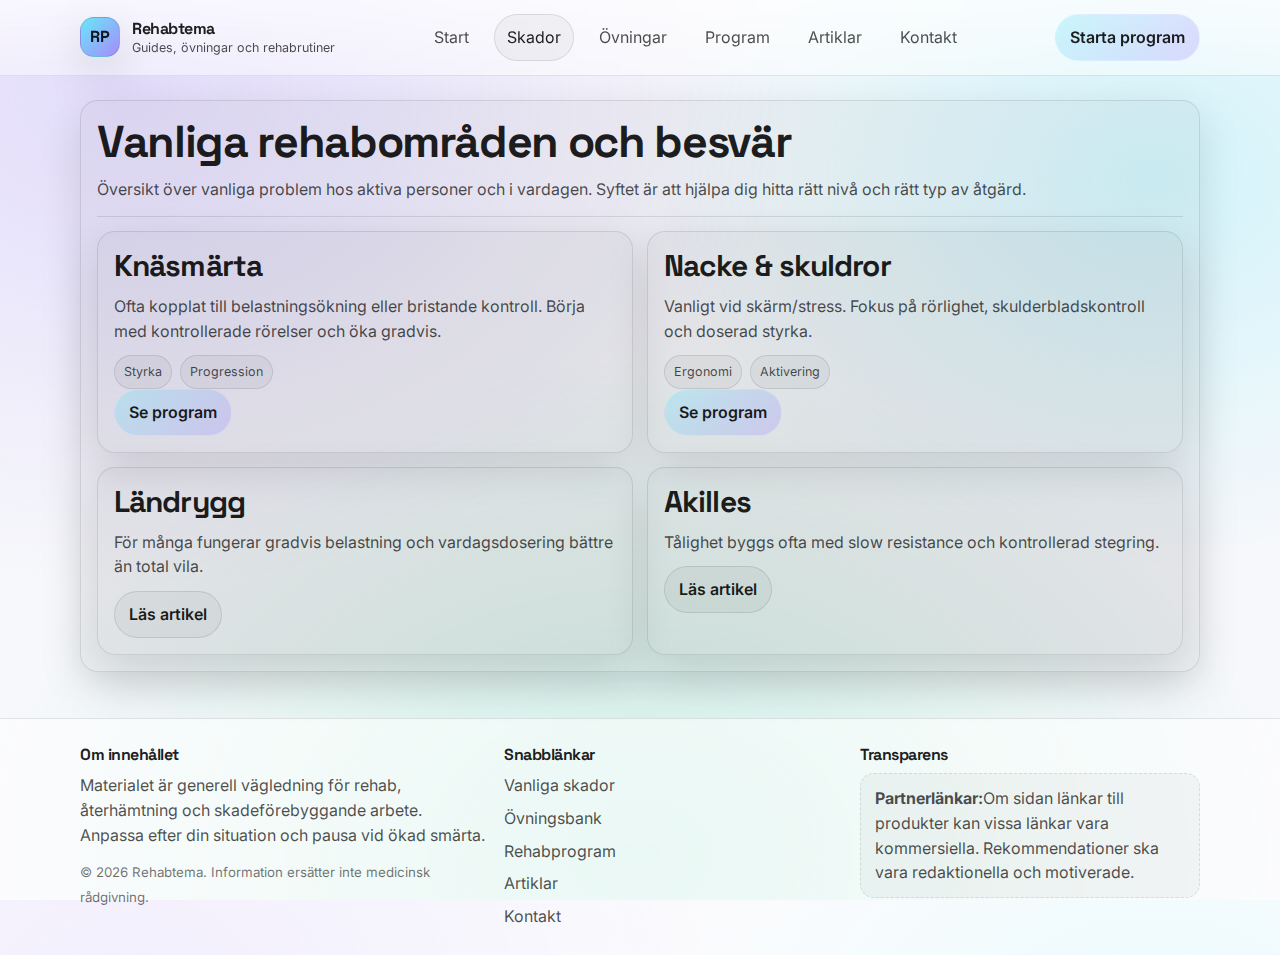
<file: rehab/skador.html>
<!doctype html><html lang="sv"><head><meta charset="utf-8"/><meta name="viewport" content="width=device-width, initial-scale=1"/><meta name="description" content="Översikt över vanliga rehabområden: knä, nacke/skuldra, rygg och akilles."/><title>Vanliga skador och rehabområden | Rehabtema</title><link rel="stylesheet" href="../style.css"/></head><body>
<a class="skip" href="#content">Hoppa till innehåll</a>
<header class="topbar"><div class="container">
<nav class="nav" aria-label="Huvudnavigation">
<a class="brand" href="../index.html"><div class="brandmark" aria-hidden="true">RP</div><div class="brandtext"><strong>Rehabtema</strong><span>Guides, övningar och rehabrutiner</span></div></a>
<div class="links"><a href="../index.html">Start</a>
        <a href="../rehab/skador.html" aria-current="page">Skador</a>
        <a href="../rehab/ovningar.html">Övningar</a>
        <a href="../program/index.html">Program</a>
        <a href="../artiklar/index.html">Artiklar</a>
        <a href="../kontakt.html">Kontakt</a></div>
<div class="cta"><a class="btn primary" href="../program/index.html">Starta program</a><button class="btn icon burger" type="button" aria-label="Öppna meny" aria-expanded="false" data-toggle>☰</button></div>
</nav>
<div class="mobile" id="mobileMenu" aria-label="Mobilmeny"><a href="../index.html">Start</a>
      <a href="../rehab/skador.html">Skador</a>
      <a href="../rehab/ovningar.html">Övningar</a>
      <a href="../program/index.html">Program</a>
      <a href="../artiklar/index.html">Artiklar</a>
      <a href="../kontakt.html">Kontakt</a></div>
</div></header>
<main id="content"><section class="section"><div class="container"><div class="card">
<h1>Vanliga rehabområden och besvär</h1>
<p>Översikt över vanliga problem hos aktiva personer och i vardagen. Syftet är att hjälpa dig hitta rätt nivå och rätt typ av åtgärd.</p>
<div class="hr"></div>
<div class="cols c2">
<article class="card"><h2>Knäsmärta</h2><p>Ofta kopplat till belastningsökning eller bristande kontroll. Börja med kontrollerade rörelser och öka gradvis.</p><div class="tagrow"><span class="tag">Styrka</span><span class="tag">Progression</span></div><a class="btn primary" href="../program/knasmarta.html">Se program</a></article>
<article class="card"><h2>Nacke & skuldror</h2><p>Vanligt vid skärm/stress. Fokus på rörlighet, skulderbladskontroll och doserad styrka.</p><div class="tagrow"><span class="tag">Ergonomi</span><span class="tag">Aktivering</span></div><a class="btn primary" href="../program/nacke-skuldror.html">Se program</a></article>
<article class="card"><h2>Ländrygg</h2><p>För många fungerar gradvis belastning och vardagsdosering bättre än total vila.</p><a class="btn" href="../artiklar/rygg-stelhet.html">Läs artikel</a></article>
<article class="card"><h2>Akilles</h2><p>Tålighet byggs ofta med slow resistance och kontrollerad stegring.</p><a class="btn" href="../artiklar/akilles-dosering.html">Läs artikel</a></article>
</div></div></div></section></main>
<footer class="footer"><div class="container"><div class="fgrid">
<div><h3>Om innehållet</h3><p>Materialet är generell vägledning för rehab, återhämtning och skadeförebyggande arbete. Anpassa efter din situation och pausa vid ökad smärta.</p><small>© 2026 Rehabtema. Information ersätter inte medicinsk rådgivning.</small></div>
<div><h3>Snabblänkar</h3><p style="margin:0; display:grid; gap:8px"><a href="../rehab/skador.html">Vanliga skador</a><a href="../rehab/ovningar.html">Övningsbank</a><a href="../program/index.html">Rehabprogram</a><a href="../artiklar/index.html">Artiklar</a><a href="../kontakt.html">Kontakt</a></p></div>
<div><h3>Transparens</h3><div class="note" role="note"><strong>Partnerlänkar:</strong><span>Om sidan länkar till produkter kan vissa länkar vara kommersiella. Rekommendationer ska vara redaktionella och motiverade.</span></div></div>
</div></div></footer>
<script src="../script.js" defer></script></body></html>
</file>
<file: style.css>
/* style.css — Rehabtema (2026) */
@import url('https://fonts.googleapis.com/css2?family=Inter:wght@400;500;600;700&family=Space+Grotesk:wght@600;700&display=swap');
:root{--bg:#0b1220;--surface:rgba(255,255,255,.08);--surface2:rgba(255,255,255,.10);--border:rgba(255,255,255,.14);--text:rgba(255,255,255,.92);--muted:rgba(255,255,255,.72);--muted2:rgba(255,255,255,.58);--a1:#67e8f9;--a2:#a78bfa;--a3:#34d399;--shadow:0 14px 44px rgba(0,0,0,.42);--r:18px;--r2:14px;--max:1120px}
@media (prefers-color-scheme: light){:root{--bg:#f7f8fb;--surface:rgba(0,0,0,.04);--surface2:rgba(0,0,0,.06);--border:rgba(0,0,0,.10);--text:rgba(0,0,0,.88);--muted:rgba(0,0,0,.70);--muted2:rgba(0,0,0,.56);--shadow:0 14px 44px rgba(0,0,0,.12)}}
*{box-sizing:border-box}html,body{height:100%}
body{margin:0;font-family:Inter,system-ui,-apple-system,Segoe UI,Roboto,Arial,sans-serif;background:radial-gradient(1200px 900px at 10% 10%, rgba(167,139,250,.26), transparent 55%),radial-gradient(900px 700px at 90% 20%, rgba(103,232,249,.26), transparent 55%),radial-gradient(1200px 900px at 50% 95%, rgba(52,211,153,.20), transparent 55%),var(--bg);color:var(--text);line-height:1.55}
img{max-width:100%;height:auto;display:block}a{color:inherit}a:hover{opacity:.94}
.container{width:min(var(--max),calc(100% - 32px));margin-inline:auto}
.skip{position:absolute;left:-999px;top:12px;padding:10px 14px;background:#fff;color:#0b1220;border-radius:999px;z-index:9999}.skip:focus{left:12px}
:focus-visible{outline:3px solid rgba(255,255,255,.55);outline-offset:3px;border-radius:10px}
@media (prefers-color-scheme: light){:focus-visible{outline:3px solid rgba(11,18,32,.35)}}
.topbar{position:sticky;top:0;z-index:50;backdrop-filter:blur(14px);background:linear-gradient(to bottom, rgba(0,0,0,.35), rgba(0,0,0,.10));border-bottom:1px solid var(--border)}
@media (prefers-color-scheme: light){.topbar{background:linear-gradient(to bottom, rgba(255,255,255,.70), rgba(255,255,255,.45))}}
.nav{display:flex;align-items:center;justify-content:space-between;padding:14px 0;gap:14px}
.brand{display:flex;align-items:center;gap:12px;text-decoration:none}
.brandmark{width:40px;height:40px;border-radius:14px;background:linear-gradient(135deg,var(--a1),var(--a2));border:1px solid var(--border);box-shadow:var(--shadow);display:grid;place-items:center;font-family:"Space Grotesk",Inter,sans-serif;font-weight:700}
.brandtext{display:flex;flex-direction:column;line-height:1.1}
.brandtext strong{font-family:"Space Grotesk",Inter,sans-serif;font-weight:700;letter-spacing:-.03em}
.brandtext span{font-size:12.5px;color:var(--muted);margin-top:3px}
.links{display:none;gap:12px;align-items:center}
.links a{padding:10px 12px;border-radius:999px;text-decoration:none;color:var(--muted);border:1px solid transparent}
.links a:hover{color:var(--text);background:var(--surface);border-color:var(--border)}
.links a[aria-current="page"]{color:var(--text);background:var(--surface);border-color:var(--border)}
.cta{display:flex;gap:10px;align-items:center}
.btn{appearance:none;border:1px solid var(--border);background:var(--surface);color:var(--text);padding:10px 14px;border-radius:999px;cursor:pointer;text-decoration:none;display:inline-flex;align-items:center;gap:10px;font-weight:600}
.btn:hover{background:var(--surface2)}
.btn.primary{border-color:rgba(255,255,255,.22);background:linear-gradient(135deg, rgba(103,232,249,.30), rgba(167,139,250,.30))}
.btn.primary:hover{background:linear-gradient(135deg, rgba(103,232,249,.36), rgba(167,139,250,.36))}
.btn.icon{padding:9px 10px;width:42px;justify-content:center}
.burger{display:inline-flex}
@media (min-width:860px){.links{display:flex}.burger{display:none}}
.mobile{display:none;padding:10px 0 16px}
.mobile a{display:block;padding:12px 12px;border-radius:14px;text-decoration:none;color:var(--muted);border:1px solid transparent}
.mobile a:hover{color:var(--text);background:var(--surface);border-color:var(--border)}
.hero{padding:42px 0 18px}
.grid{display:grid;gap:14px}
@media (min-width:980px){.grid.two{grid-template-columns:1.2fr .8fr;gap:22px}}
.kicker{display:inline-flex;gap:10px;align-items:center;padding:8px 12px;border:1px solid var(--border);border-radius:999px;background:var(--surface);color:var(--muted);font-size:13px;width:fit-content}
.dot{width:8px;height:8px;border-radius:999px;background:var(--a3);box-shadow:0 0 0 4px rgba(52,211,153,.16)}
h1,h2,h3{font-family:"Space Grotesk",Inter,sans-serif;letter-spacing:-.03em;margin:0 0 10px 0}
h1{font-size:clamp(30px,3.5vw,46px);line-height:1.12}h2{font-size:clamp(22px,2.6vw,30px);line-height:1.20}h3{font-size:18px;line-height:1.25}
p{margin:0 0 12px 0;color:var(--muted)}
.section{padding:24px 0}
.card{border:1px solid var(--border);background:var(--surface);border-radius:var(--r);padding:16px;box-shadow:var(--shadow)}
.note{border:1px dashed var(--border);border-radius:var(--r2);padding:12px 14px;color:var(--muted);background:rgba(0,0,0,.10)}
@media (prefers-color-scheme: light){.note{background:rgba(0,0,0,.03)}}
.hr{height:1px;background:var(--border);margin:14px 0;border:0}
.cols{display:grid;gap:14px}
@media (min-width:760px){.cols.c3{grid-template-columns:repeat(3,1fr)}.cols.c2{grid-template-columns:repeat(2,1fr)}}
.tagrow{display:flex;flex-wrap:wrap;gap:8px;margin-top:8px}
.tag{font-size:12.5px;padding:6px 9px;border-radius:999px;background:rgba(0,0,0,.16);border:1px solid var(--border);color:var(--muted)}
@media (prefers-color-scheme: light){.tag{background:rgba(0,0,0,.04)}}
.table{width:100%;border-collapse:collapse;border-radius:14px;overflow:hidden;border:1px solid var(--border)}
.table th,.table td{padding:10px 12px;text-align:left;border-bottom:1px solid var(--border);vertical-align:top;color:var(--muted)}
.table th{color:var(--text);font-weight:700}.table tr:last-child td{border-bottom:0}
.form{display:grid;gap:10px;margin-top:12px}.field{display:grid;gap:6px}label{font-size:13px;color:var(--muted)}
input,textarea,select{width:100%;padding:12px 12px;border-radius:14px;border:1px solid var(--border);background:rgba(0,0,0,.14);color:var(--text);font:inherit}
@media (prefers-color-scheme: light){input,textarea,select{background:rgba(255,255,255,.7)}}
textarea{min-height:110px;resize:vertical}
.footer{margin-top:22px;border-top:1px solid var(--border);background:rgba(0,0,0,.14)}
@media (prefers-color-scheme: light){.footer{background:rgba(255,255,255,.55)}}
.fgrid{display:grid;gap:16px;padding:26px 0}
@media (min-width:880px){.fgrid{grid-template-columns:1.2fr 1fr 1fr}}
.footer a{color:var(--muted);text-decoration:none}.footer a:hover{color:var(--text)}
.footer h3{margin:0 0 8px 0;font-size:16px}.footer small{color:var(--muted2)}
</file>
